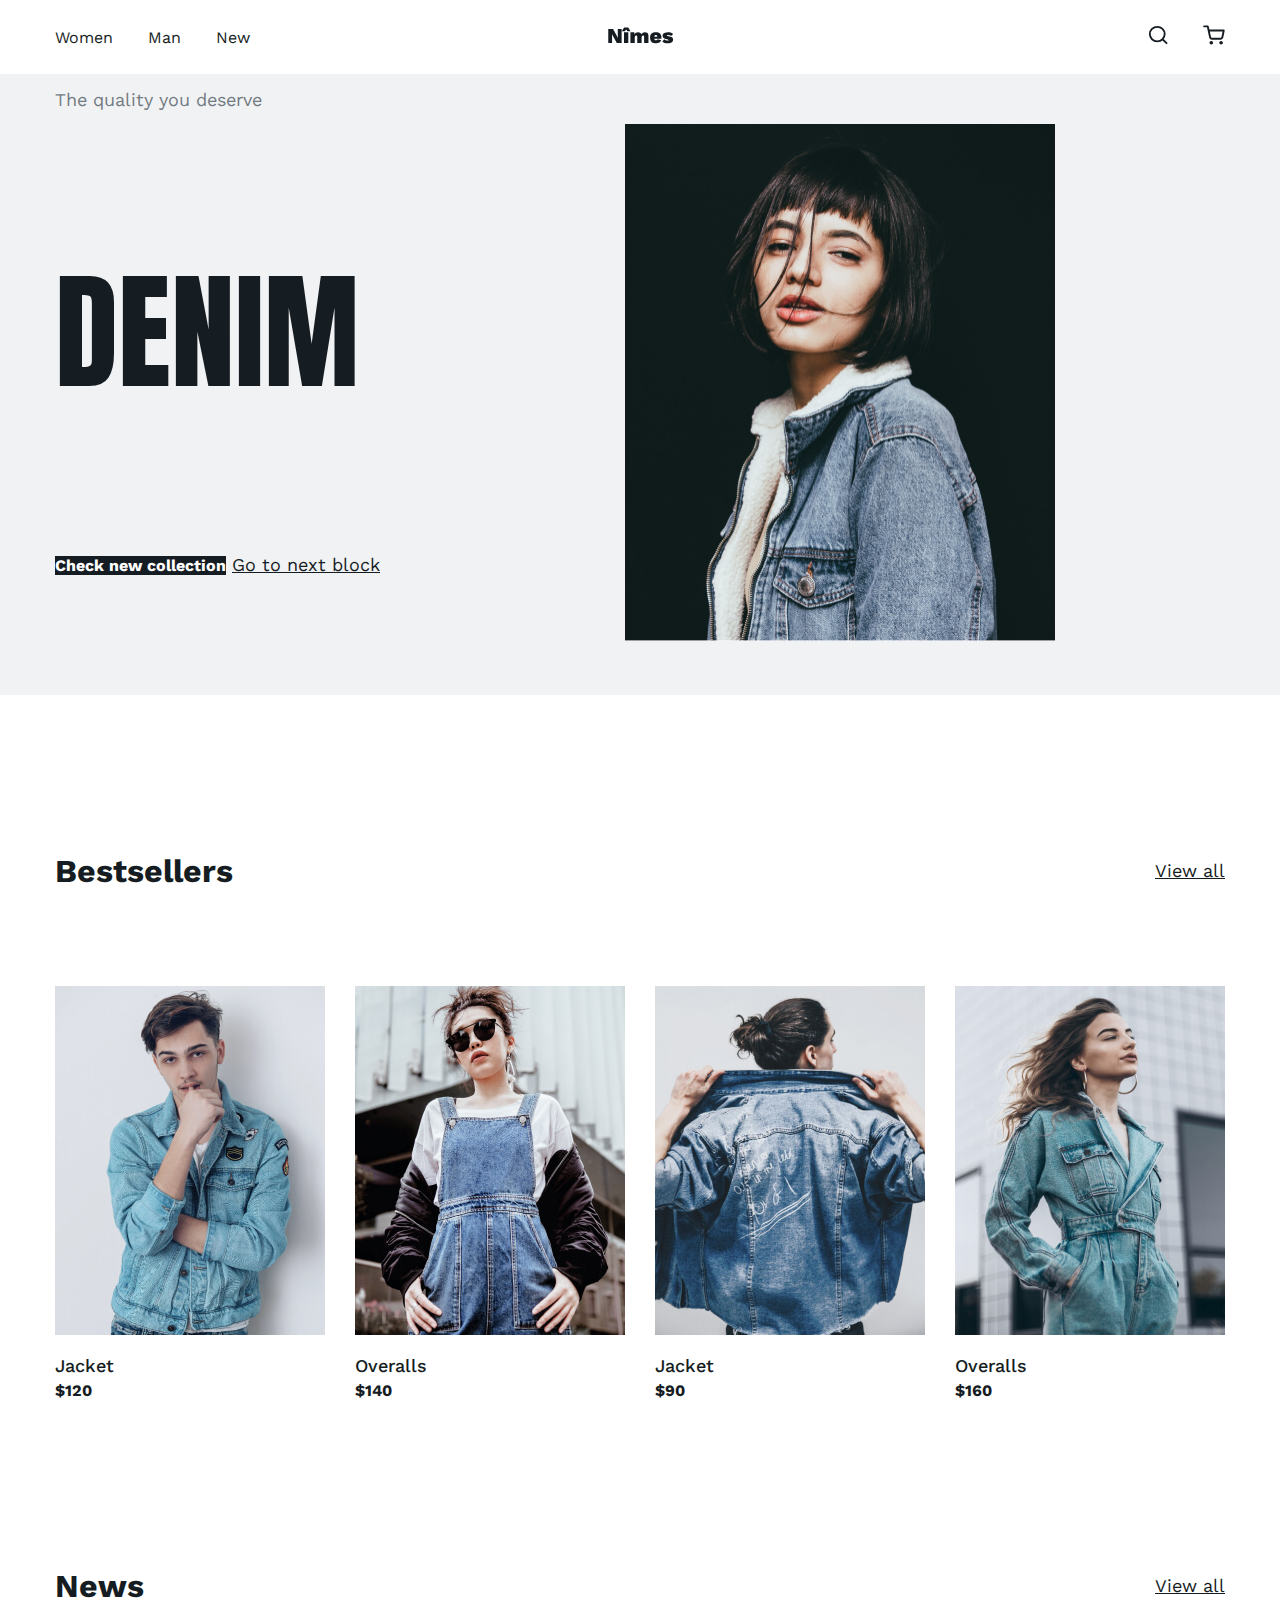
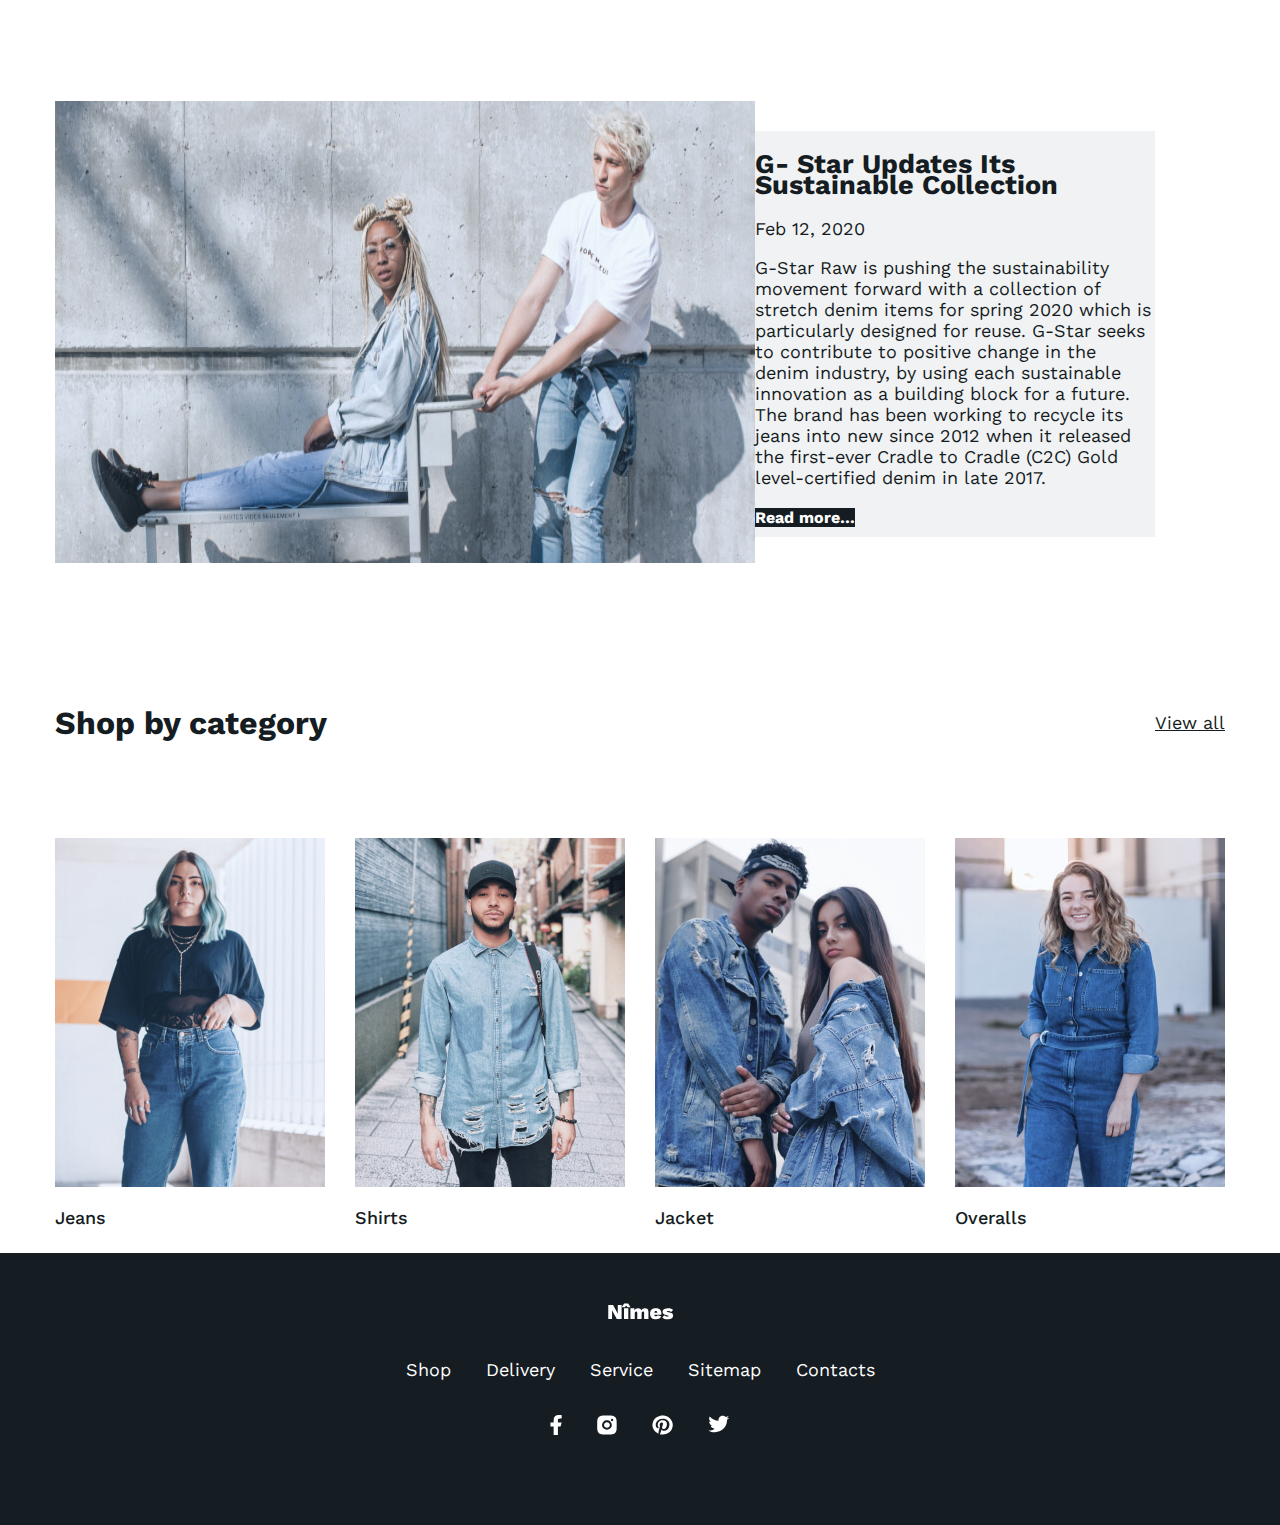
<file: index.html>
<!DOCTYPE html>
<html lang="en">
  <head>
    <meta charset="utf-8">
    <meta name="viewport" content="width=device-width, initial-scale=1">
    <link rel="preconnect" href="https://fonts.gstatic.com">
    <link href="https://fonts.googleapis.com/css2?family=Anton&family=Work+Sans:wght@400;500;700&display=swap" rel="stylesheet">
    <link href="style.css" rel="stylesheet">
    <title>«Nîmes» | Denim Clothing & Outfits</title>
  </head>
  <body>
    <header class="main-header">
        <nav class="main-header-nav container">
          <ul class="site-navigation">
            <li class="site-navigation-item">
              <a class="link-item" href="catalog.html">Women</a>
            </li>
            <li class="site-navigation-item">
              <a class="link-item" href="#">Man</a>
            </li>
            <li class="site-navigation-item">
              <a class="link-item" href="#">New</a>
            </li>
          </ul>
          <a class="main-header-logo" href="index.html">
            <img src="img/denim-logo.svg" width="75" height="17" alt="Logo">
          </a>
          <ul class="user-navigation">
            <li class="user-navigation-item">
              <a class="link-item" href="#">
                <img src="img/loupe.svg" width="20" height="20" alt="Search">
              </a>
            </li>
            <li class="user-navigation-item">
              <a class="link-item" href="#">
                <img src="img/cart.svg" width="22" height="20" alt="cart">
              </a>
            </li>
          </ul>
        </nav>
    </header>
    <main>
      <h1 class="visually-hidden">Denim Clothing & Outfits</h1>
      
      <section class="promo">
        <div class="container promo-wrapper">
          <div class="promo-text-column">
            <h2 class="promo-title">The quality you deserve</h2>
            <p class="promo-text">Denim</p>
            <a class="button" href="#">Check new collection</a>
            <a href="#">Go to next block</a>
          </div>
          <div class="promo-img-column">
            <img src="img/matheus.jpg" width="430" height="517" alt="New collection">
          </div>
        </div>
      </section>

      <section class="bestsellers container">
        <header class="section-header">
          <h2 class="section-title">Bestsellers</h2>
          <a class="show-more" href="catalog.html">View all</a>
        </header>
        <ul class="catalog-list">
          <li class="catalog-item">
            <a class="catalog-item-link" href="card.html">
              <h3>Jacket</h3>
              <img src="img/63.jpg" width="270" height="349" alt="Jacket">
              <p class="catalog-item-price">$120</p>
            </a>
          </li>
          <li class="catalog-item">
            <a class="catalog-item-link" href="card.html">
              <h3>Overalls</h3>
              <img src="img/64.jpg" width="270" height="349" alt="Overalls">
              <p class="catalog-item-price">$140</p>
            </a>
          </li>
          <li class="catalog-item">
            <a class="catalog-item-link" href="card.html">
              <h3>Jacket</h3>
              <img src="img/62.jpg" width="270" height="349" alt="Jacket">
              <p class="catalog-item-price">$90</p>
            </a>
          </li>
          <li class="catalog-item">
            <a class="catalog-item-link" href="card.html">
              <h3>Overalls</h3>
              <img src="img/65.jpg" width="270" height="349" alt="Overalls">
              <p class="catalog-item-price">$160</p>
            </a>
          </li>
        </ul>
      </section>

      <section class="news container">
        <header class="section-header">
          <h2 class="section-title">News</h2>
          <a class="show-more" href="catalog.html">View all</a>
        </header>
        <div class="news-wrapper">
          <div class="news-text-column">
            <h2 class="news-title">G- Star Updates Its Sustainable Collection</h2>
            <time class="news-time" datetime="2020-02-12 11:00">Feb 12, 2020</time>
            <p class="news-text">G-Star Raw is pushing the sustainability movement forward with a collection of stretch denim items for spring 2020 which is particularly designed for reuse. G-Star seeks to contribute to positive change in the denim industry, by using each sustainable innovation as a building block for a future. The brand has been working to recycle its jeans into new since 2012 when it released the first-ever Cradle to Cradle (C2C) Gold level-certified denim in late 2017.</p>
            <a class="button" href="#">Read more…</a>
          </div>
          <div class="news-img-column">
            <img src="img/67.jpg" width="700" height="462" alt="Collection stretch denim items for spring 2020">
          </div>
        </div>
      </section>

      <section class="categories container">
        <header class="section-header">
          <h2 class="section-title">Shop by category</h2>
          <a class="show-more" href="catalog.html">View all</a>
        </header>
        <ul class="catalog-list">
          <li class="catalog-item">
            <a class="catalog-item-link" href="#">
              <h3>Jeans</h3>
              <img src="img/5.jpg" width="270" height="349" alt="Jeans">
            </a>
          </li>
          <li class="catalog-item">
            <a class="catalog-item-link" href="#">
              <h3>Shirts</h3>
              <img src="img/52.jpg" width="270" height="349" alt="Shirts">
            </a>
          </li>
          <li class="catalog-item">
            <a class="catalog-item-link" href="#">
              <h3>Jacket</h3>
              <img src="img/53.jpg" width="270" height="349" alt="Jacket">
            </a>
          </li>
          <li class="catalog-item">
            <a class="catalog-item-link" href="#">
              <h3>Overalls</h3>
              <img src="img/54.jpg" width="270" height="349" alt="Overalls">
            </a>
          </li>
        </ul>
      </section>
    </main>
    <footer class="main-footer">
      <div class="container main-footer-wrapper">
        <a class="main-footer-logo" href="index.html">
          <img src="img/denim-logo-footer.svg" width="75" height="17" alt="Logo">
        </a>
        <ul class="footer-navigation">
          <li class="footer-navigation-item">
            <a class="footer-navigation-link" href="#">Shop</a>
          </li>
          <li class="footer-navigation-item">
            <a class="footer-navigation-link" href="#">Delivery</a>
          </li>
          <li class="footer-navigation-item">
            <a class="footer-navigation-link" href="#">Service</a>
          </li>
          <li class="footer-navigation-item">
            <a class="footer-navigation-link" href="#">Sitemap</a>
          </li>
          <li class="footer-navigation-item">
            <a class="footer-navigation-link" href="#">Contacts</a>
          </li>
        </ul>
        <ul class="social">
          <li class="social-item">
            <a href="#">
              <img src="img/facebook.svg" width="12" height="20" alt="Facebook">
            </a>
          </li>
          <li class="social-item">
            <a href="#">
              <img src="img/instagram.svg" width="20" height="20" alt="Instagram">
            </a>
          </li>
          <li class="social-item">
            <a href="#">
              <img src="img/pinterest.svg" width="21" height="21" alt="Pinterest">
            </a>
          </li>
          <li class="social-item">
            <a href="#">
              <img src="img/twitter.svg" width="22" height="18" alt="Twitter">
            </a>
          </li>
        </ul>
      </div>
    </footer>
  </body>
</html>
</file>
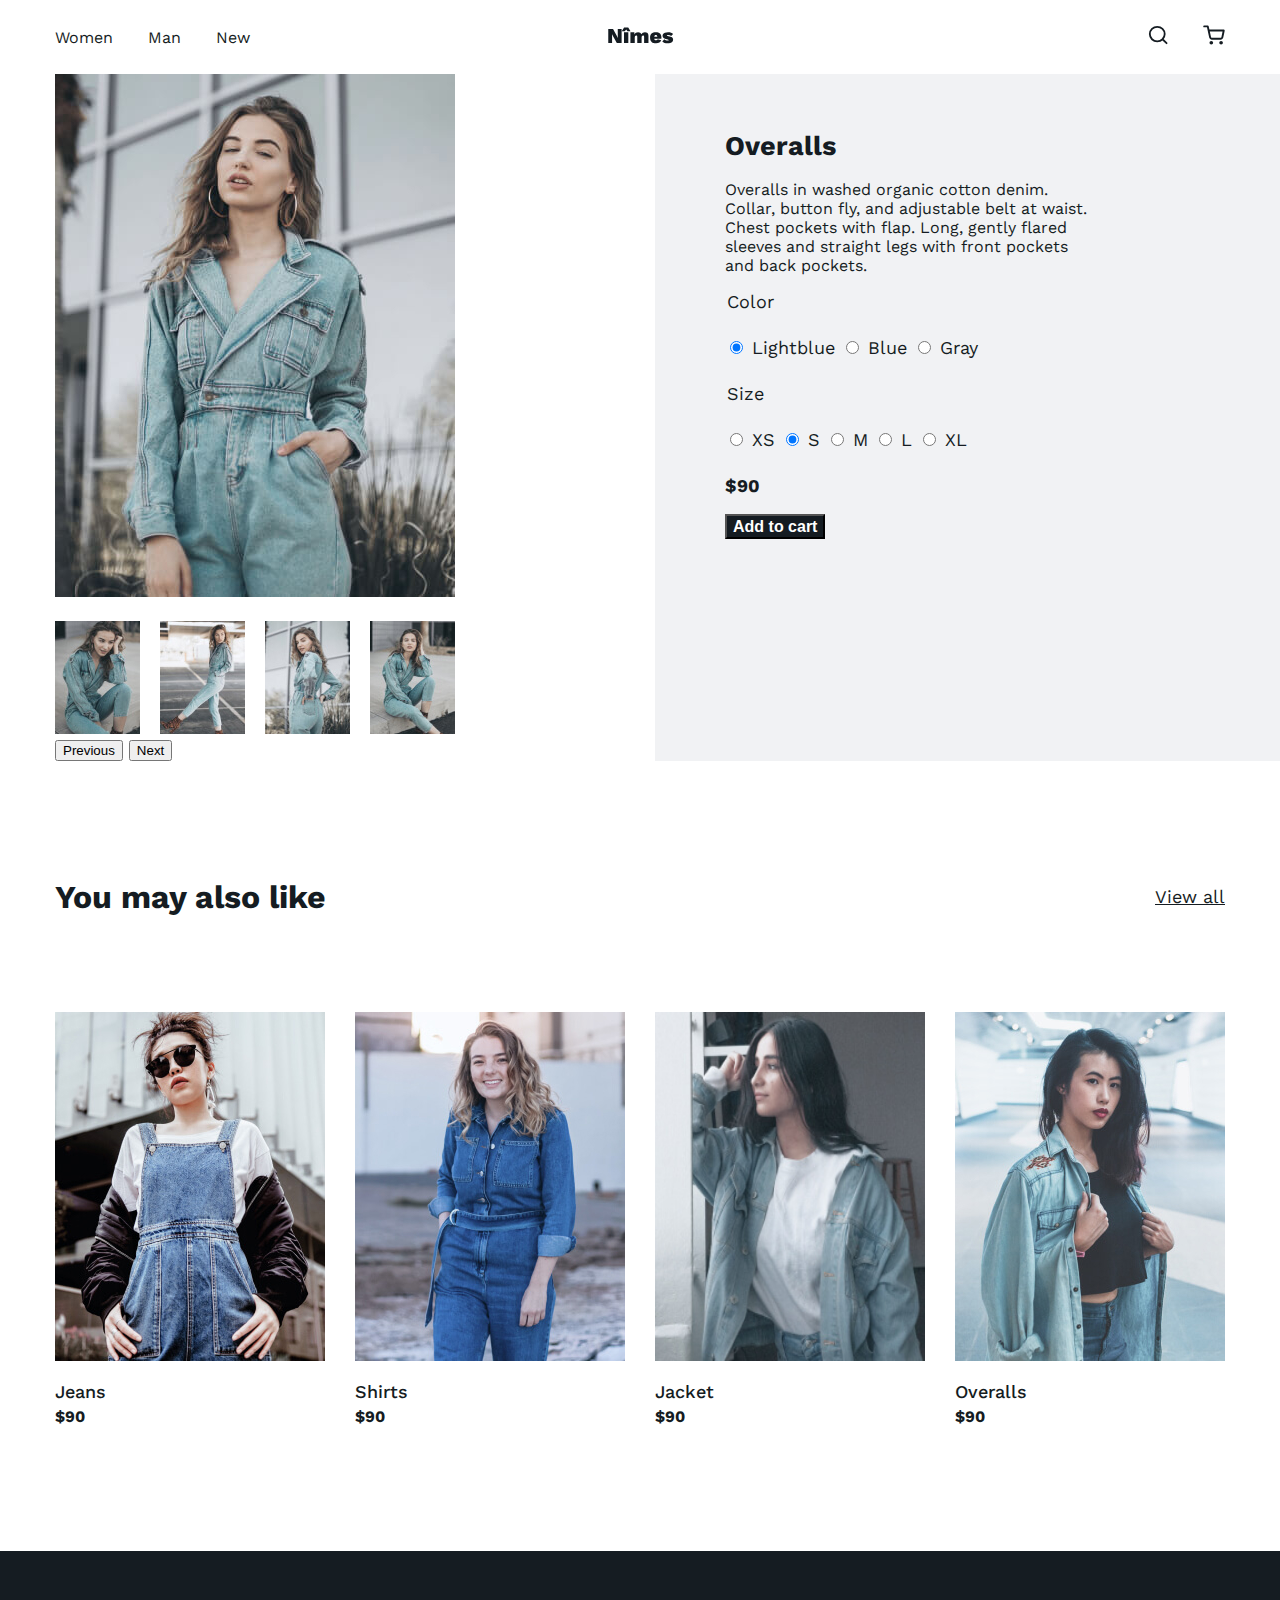
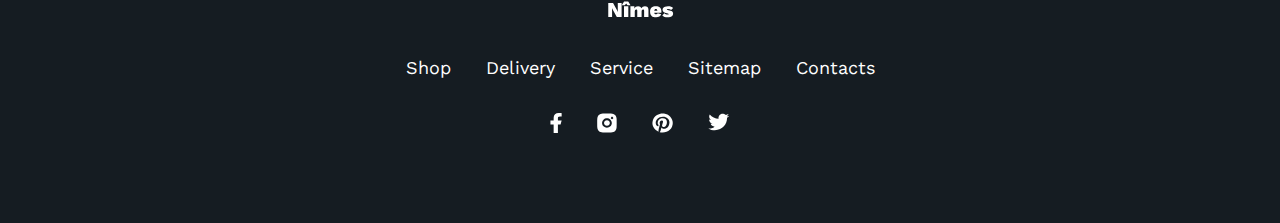
<file: card.html>
<!DOCTYPE html>
<html lang="en">
  <head>
    <meta charset="utf-8">
    <meta name="viewport" content="width=device-width, initial-scale=1">
    <link rel="preconnect" href="https://fonts.gstatic.com">
    <link href="https://fonts.googleapis.com/css2?family=Anton&family=Work+Sans:wght@400;500;700&display=swap" rel="stylesheet">
    <link href="style.css" rel="stylesheet">
    <title>Card «Overalls» | «Nîmes»</title>
  </head>

  <body>
    <header class="main-header">
        <nav class="main-header-nav container">
          <ul class="site-navigation">
            <li class="site-navigation-item">
              <a class="link-item" href="#">Women</a>
            </li>
            <li class="site-navigation-item">
              <a class="link-item" href="#">Man</a>
            </li>
            <li class="site-navigation-item">
              <a class="link-item" href="#">New</a>
            </li>
          </ul>
          <a class="main-header-logo" href="index.html">
            <img src="img/denim-logo.svg" width="75" height="17" alt="Logo">
          </a>
          <ul class="user-navigation">
            <li class="user-navigation-item">
              <a class="link-item" href="#">
                <img src="img/loupe.svg" width="20" height="20" alt="Search">
              </a>
            </li>
            <li class="user-navigation-item">
              <a class="link-item" href="#">
                <img src="img/cart.svg" width="22" height="20" alt="cart">
              </a>
            </li>
          </ul>
        </nav>
      </header>
      <main>
        <section class="card">
            <h1 class="visually-hidden">Card «Overalls»</h1>
            <div class="container card-wrapper">
                <div class="card-photos-column">
                    <img src="img/55.jpg" width="400" height="523" alt="Фото">
                    <ul class="card-photos-slider-preview">
                        <li class="card-photos-slider-preview-item">
                        <img src="img/56.jpg" width="85" height="113" alt="Фото 1">
                        </li>
                        <li class="card-photos-slider-preview-item">
                        <img src="img/57.jpg" width="85" height="113" alt="Фото 2">
                        </li>
                        <li class="card-photos-slider-preview-item">
                        <img src="img/58.jpg" width="85" height="113" alt="Фото 3">
                        </li>
                        <li class="card-photos-slider-preview-item">
                        <img src="img/59.jpg" width="85" height="113" alt="Фото 4">
                        </li>
                    </ul>
                    <button class="card-photos-slider-prev-button" type="button">
                        <span>Previous</span>
                    </button>
                    <button class="card-photos-slider-next-button" type="button">
                        <span>Next</span>
                    </button>
                </div>
                <div class="card-description-column">
                    <h2 class="card-description-header">Overalls</h2>
                    <p class="card-description-text">Overalls in washed organic cotton denim. Collar, button fly, and adjustable belt at waist. Chest pockets with flap. Long, gently flared sleeves and straight legs with front pockets and back pockets.</p>
                    <form class="card-order" method="post" action="#">
                        <fieldset class="card-order-field">
                        <legend>Color</legend>
                        <label>
                            <input type="radio" id="card-order-color-lightblue" name="card-order-color" checked>
                            <span>Lightblue</span>
                        </label>
                        <label>
                            <input type="radio" id="card-order-color-blue" name="card-order-color">
                            <span>Blue</span>
                        </label>
                        <label>
                            <input type="radio" id="card-order-color-gray" name="card-order-color">
                            <span>Gray</span>
                        </label>
                        </fieldset>
                        <fieldset class="card-order-field">
                        <legend>Size</legend>
                        <label>
                            <input type="radio" id="card-order-size-xs" name="card-order-size">
                            <span>XS</span>
                        </label>
                        <label>
                            <input type="radio" id="card-order-size-s" name="card-order-size" checked>
                            <span>S</span>
                        </label>
                        <label>
                            <input type="radio" id="card-order-size-m" name="card-order-size">
                            <span>M</span>
                        </label>
                        <label>
                            <input type="radio" id="card-order-size-l" name="card-order-size">
                            <span>L</span>
                        </label>
                        <label>
                            <input type="radio" id="card-order-size-xl" name="card-order-size">
                            <span>XL</span>
                        </label>
                        </fieldset>
                        <p class="card-description-price">$90</p>
                        <button class="button" type="submit">Add to cart</button>
                    </form>
                </div>
            </div>
        </section>
        <section class="similar container">
            <header class="section-header">
                <h2 class="section-title">You may also like</h2>
                 <a class="show-more" href="#">View all</a>
            </header>
            <ul class="catalog-list">
                <li class="catalog-item">
                <a class="catalog-item-link" href="#">
                     <h3>Jeans</h3>
                     <img src="img/66.jpg" width="270" height="349" alt="Jeans">
                     <p class="catalog-item-price">$90</p>
                </a>
                </li>
                 <li class="catalog-item">
                    <a class="catalog-item-link" href="#">
                        <h3>Shirts</h3>
                        <img src="img/60.jpg" width="270" height="349" alt="Shirts">
                        <p class="catalog-item-price">$90</p>
                    </a>
                 </li>
                <li class="catalog-item">
                <a class="catalog-item-link" href="#">
                     <h3>Jacket</h3>
                     <img src="img/2.jpg" width="270" height="349" alt="Jacket">
                    <p class="catalog-item-price">$90</p>
                </a>
                 </li>
                 <li class="catalog-item">
                 <a class="catalog-item-link" href="#">
                    <h3>Overalls</h3>
                     <img src="img/41.jpg" width="270" height="349" alt="Overalls">
                     <p class="catalog-item-price">$90</p>
                 </a>
                </li>
             </ul>
        </section>
      </main>
      <footer class="main-footer">
        <div class="main-footer-wrapper container">
          <a class="main-footer-logo" href="index.html">
            <img src="img/denim-logo-footer.svg" width="75" height="17" alt="Logo">
          </a>
          <ul class="footer-navigation">
            <li class="footer-navigation-item">
              <a class="footer-navigation-link" href="#">Shop</a>
            </li>
            <li class="footer-navigation-item">
              <a class="footer-navigation-link" href="#">Delivery</a>
            </li>
            <li class="footer-navigation-item">
              <a class="footer-navigation-link" href="#">Service</a>
            </li>
            <li class="footer-navigation-item">
              <a class="footer-navigation-link" href="#">Sitemap</a>
            </li>
            <li class="footer-navigation-item">
              <a class="footer-navigation-link" href="#">Contacts</a>
            </li>
          </ul>
          <ul class="social">
            <li class="social-item">
              <a href="#">
                <img src="img/facebook.svg" width="12" height="20" alt="Facebook">
              </a>
            </li>
            <li class="social-item">
              <a href="#">
                <img src="img/instagram.svg" width="20" height="20" alt="Instagram">
              </a>
            </li>
            <li class="social-item">
              <a href="#">
                <img src="img/pinterest.svg" width="21" height="21" alt="Pinterest">
              </a>
            </li>
            <li class="social-item">
              <a href="#">
                <img src="img/twitter.svg" width="22" height="18" alt="Twitter">
              </a>
            </li>
          </ul>
        </div>
      </footer>


  </body>
</html>
</file>
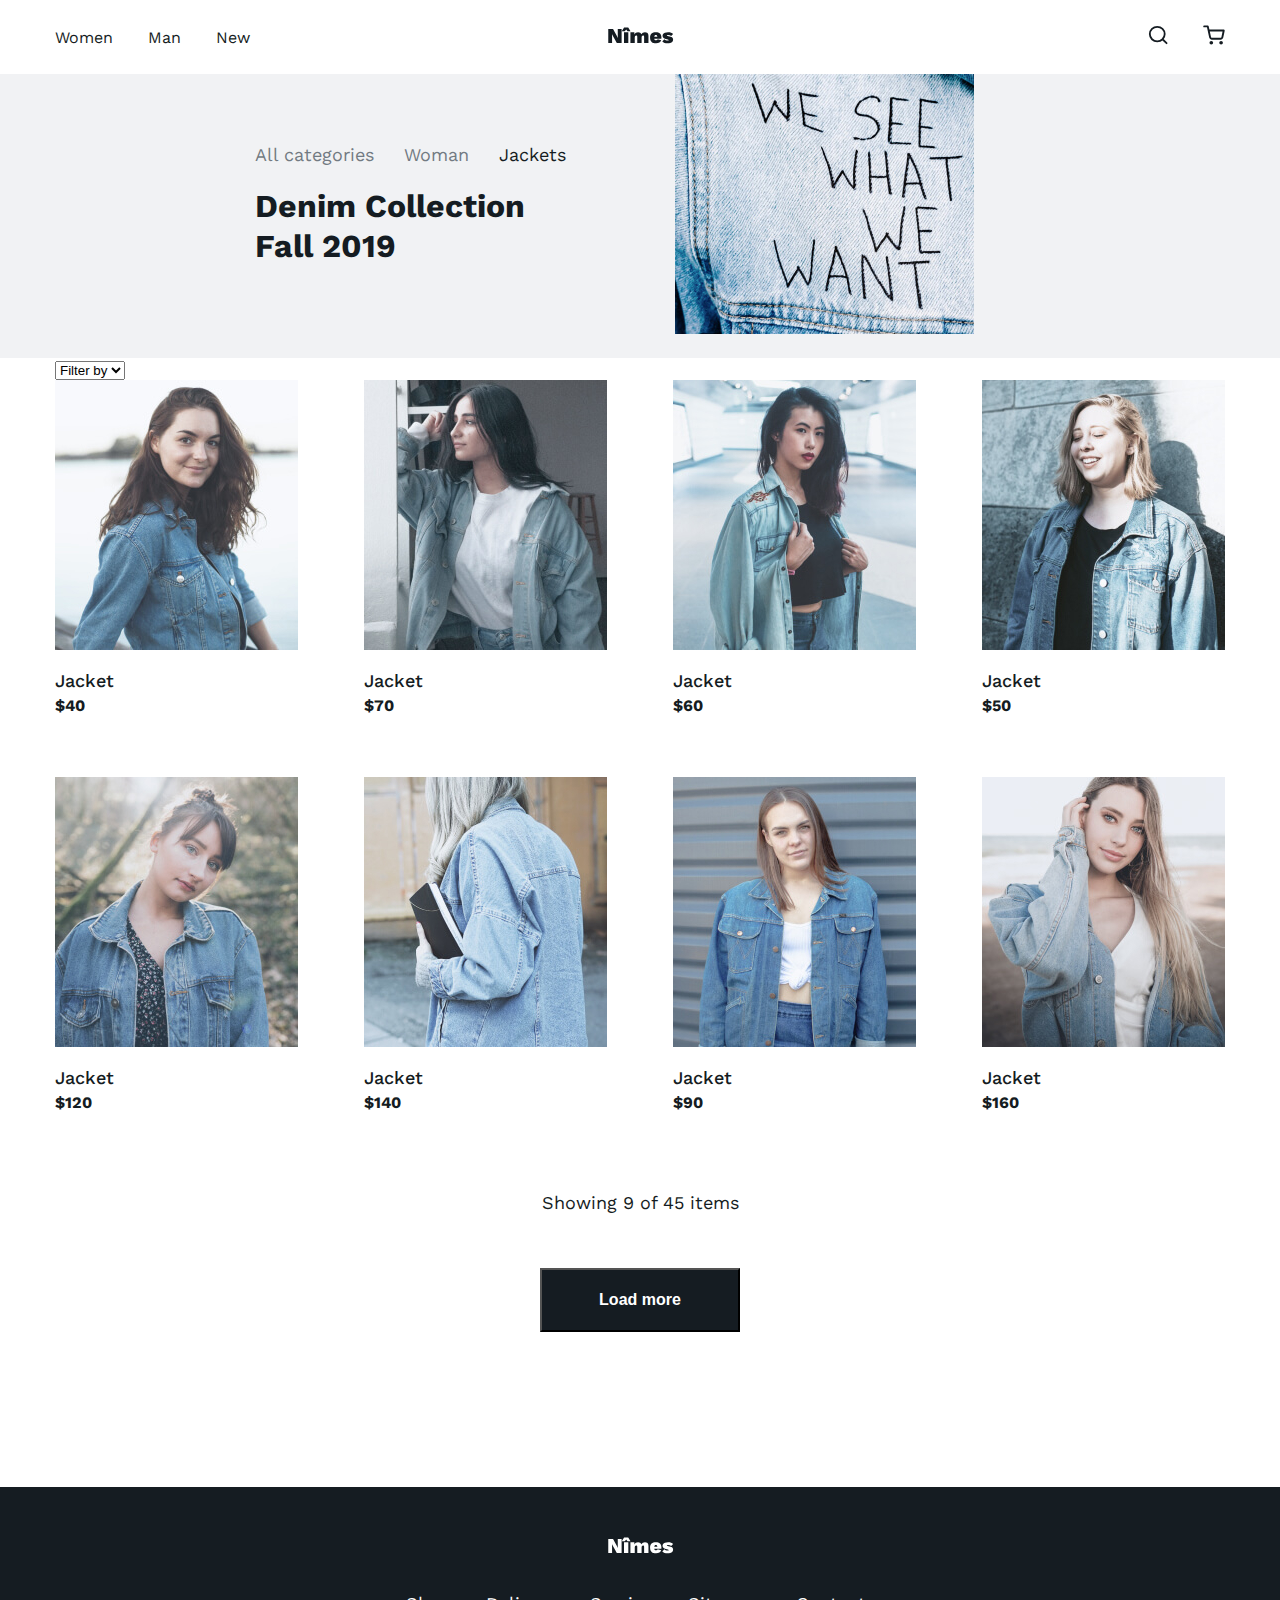
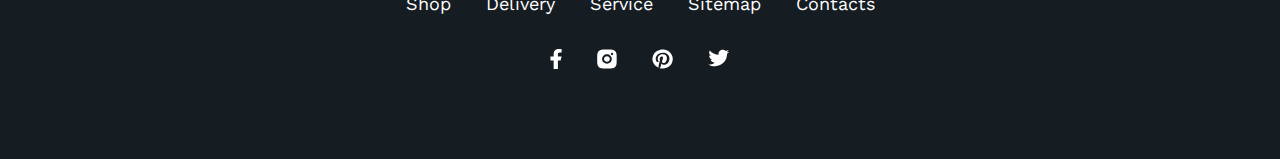
<file: catalog.html>
<!DOCTYPE html>
<html lang="en">
  <head>
    <meta charset="utf-8">
    <meta name="viewport" content="width=device-width, initial-scale=1">
    <link rel="preconnect" href="https://fonts.gstatic.com">
    <link href="https://fonts.googleapis.com/css2?family=Anton&family=Work+Sans:wght@400;500;700&display=swap" rel="stylesheet">
    <link href="style.css" rel="stylesheet">
    <title>Catalog | «Nîmes»</title>
  </head>
  <body>
    <header class="main-header">
        <nav class="main-header-nav container">
          <ul class="site-navigation">
            <li class="site-navigation-item">
              <a class="link-item" href="#">Women</a>
            </li>
            <li class="site-navigation-item">
              <a class="link-item" href="#">Man</a>
            </li>
            <li class="site-navigation-item">
              <a class="link-item" href="#">New</a>
            </li>
          </ul>
          <a class="main-header-logo" href="index.html">
            <img src="img/denim-logo.svg" width="75" height="17" alt="Logo">
          </a>
          <ul class="user-navigation">
            <li class="user-navigation-item">
              <a class="link-item" href="#">
                <img src="img/loupe.svg" width="20" height="20" alt="Search">
              </a>
            </li>
            <li class="user-navigation-item">
              <a class="link-item" href="#">
                <img src="img/cart.svg" width="22" height="20" alt="cart">
              </a>
            </li>
          </ul>
        </nav>
      </header>
      <main>
        <div class="catalog-header">
          <div class="catalog-header-wrapper container">
            <div class="catalog-header-text-column">
              <ul class="breadcrumbs">
                <li class="breadcrumbs-item">
                  <a class="breadcrumbs-link" href="index.html">All categories</a>
                </li>
                <li class="breadcrumbs-item">
                  <a class="breadcrumbs-link" href="catalog.html">Woman</a>
                </li>
                <li class="breadcrumbs-item breadcrumbs-current">
                  <a class="breadcrumbs-link" href="catalog.html">Jackets</a>
                </li>
              </ul>
              <h1 class="catalog-title">Denim Collection Fall 2019</h1>
            </div>
            <div class="catalog-header-img-column">
              <img src="img/61.jpg" width="299" height="260" alt="lettering on jeans We see what we want">
            </div>
          </div>
        </div>
        
        <section class="catalog container">
          <h2 class="visually-hidden">Jackets</h2>
          <select class="catalog-filters">
            <option>Filter by</option>
          </select>
          <ul class="catalog-list catalog-list-compact">
            <li class="catalog-item">
              <a class="catalog-item-link" href="card.html">
                <h3>Jacket</h3>
                <img src="img/9.jpg" width="243" height="270" alt="Jacket">
                <p class="catalog-item-price">$40</p>
              </a>
            </li>
            <li class="catalog-item">
              <a class="catalog-item-link" href="card.html">
                <h3>Jacket</h3>
                <img src="img/2.jpg" width="243" height="270" alt="Jacket">
                <p class="catalog-item-price">$70</p>
              </a>
            </li>
            <li class="catalog-item">
              <a class="catalog-item-link" href="card.html">
                <h3>Jacket</h3>
                <img src="img/4.jpg" width="243" height="270" alt="Jacket">
                <p class="catalog-item-price">$60</p>
              </a>
            </li>
            <li class="catalog-item">
              <a class="catalog-item-link" href="card.html">
                <h3>Jacket</h3>
                <img src="img/11.jpg" width="243" height="270" alt="Jacket">
                <p class="catalog-item-price">$50</p>
              </a>
            </li>
            <li class="catalog-item">
              <a class="catalog-item-link" href="card.html">
                <h3>Jacket</h3>
                <img src="img/15.jpg" width="243" height="270" alt="Jacket">
                <p class="catalog-item-price">$120</p>
              </a>
            </li>
            <li class="catalog-item">
              <a class="catalog-item-link" href="card.html">
                <h3>Jacket</h3>
                <img src="img/1.jpg" width="243" height="270" alt="Jacket">
                <p class="catalog-item-price">$140</p>
              </a>
            </li>
            <li class="catalog-item">
              <a class="catalog-item-link" href="card.html">
                <h3>Jacket</h3>
                <img src="img/3.jpg" width="243" height="270" alt="Jacket">
                <p class="catalog-item-price">$90</p>
              </a>
            </li>
            <li class="catalog-item">
              <a class="catalog-item-link" href="card.html">
                <h3>Jacket</h3>
                <img src="img/13.jpg" width="243" height="270" alt="Jacket">
                <p class="catalog-item-price">$160</p>
              </a>
            </li>
          </ul>
          <div class="catalog-slider">
            <p class="catalog-slider-caption">Showing <span>9</span> of <span>45</span> items</p>
            <button class="catalog-slider-button button" type="button">Load more</button>
          </div>
        </section>
      </main>
      <footer class="main-footer">
        <div class="main-footer-wrapper container">
          <a class="main-footer-logo" href="index.html">
            <img src="img/denim-logo-footer.svg" width="75" height="17" alt="Logo">
          </a>
          <ul class="footer-navigation">
            <li class="footer-navigation-item">
              <a class="footer-navigation-link" href="#">Shop</a>
            </li>
            <li class="footer-navigation-item">
              <a class="footer-navigation-link" href="#">Delivery</a>
            </li>
            <li class="footer-navigation-item">
              <a class="footer-navigation-link" href="#">Service</a>
            </li>
            <li class="footer-navigation-item">
              <a class="footer-navigation-link" href="#">Sitemap</a>
            </li>
            <li class="footer-navigation-item">
              <a class="footer-navigation-link" href="#">Contacts</a>
            </li>
          </ul>
          <ul class="social">
            <li class="social-item">
              <a href="#">
                <img src="img/facebook.svg" width="12" height="20" alt="Facebook">
              </a>
            </li>
            <li class="social-item">
              <a href="#">
                <img src="img/instagram.svg" width="20" height="20" alt="Instagram">
              </a>
            </li>
            <li class="social-item">
              <a href="#">
                <img src="img/pinterest.svg" width="21" height="21" alt="Pinterest">
              </a>
            </li>
            <li class="social-item">
              <a href="#">
                <img src="img/twitter.svg" width="22" height="18" alt="Twitter">
              </a>
            </li>
          </ul>
        </div>
      </footer>
  </body>
</html>
</file>
<file: style.css>
body {
    margin: 0;
    min-width: 1200px;
    font-family: "Work Sans", "Arial", sans-serif;
    font-weight: normal;
    font-size: 18px;
    line-height: 21px;
    color: #151c22;
  }

  .container {
    width: 1170px;
    margin: 0 auto;
    padding-left: 15px;
    padding-right: 15px;
  }

  .visually-hidden {
    position: absolute;
    clip: rect(1px, 1px, 1px, 1px);
    padding: 0;
    border: 0;
    height: 1px;
    width: 1px;
    overflow: hidden;
  }

  a {
    color: inherit;
  }

  .main-header-nav {
    display: flex;
    align-items: center;
  }
  
  .site-navigation {
    list-style: none;
    padding: 0;
    margin: 0;
    display: flex;
    justify-content: flex-start;
    align-items: flex-start;
    flex-wrap: wrap;
    width: 400px;
    font-size: 16px;
    line-height: 19px;
  }

  .site-navigation-item {
    padding: 25px 0;
    margin-right: 35px;
  }
  
  /* чтобы убрать подчеркинвание у ссылки */
  .link-item {
    text-decoration: none;
  }

  /* центрирование логотипа */
  .main-header-logo {
    margin: 0 auto;
  } 
  
  .user-navigation {
    list-style: none;
    padding: 0;
    margin: 0;
    display: flex;
    justify-content: flex-end;
    align-items: flex-start;
    flex-wrap: wrap;
    width: 400px;
  }

  .user-navigation-item {
    padding: 25px 0;
    margin-left: 35px;
  }

  .similar {
    padding-top: 90px;
    padding-bottom: 90px;
  }

  .promo {
    background-color: #f1f2f4;
  }

  .promo-wrapper {
    display: flex;
  }
  
  .promo-text-column {
    width: 520px;
  }
  
  .promo-img-column {
    width: 430px;
    padding: 50px 50px;
  }

  .promo-text {
    font-family: "Anton", "Arial", sans-serif;
    font-weight: normal;
    font-size: 128px;
    line-height: 188px;
    text-transform: uppercase;
  }
  
  .promo-title {
    font-weight: normal;
    font-size: 18px;
    line-height: 21px;
    color: #727a82;
  }
  
  .button {
    text-decoration: none;
    font-weight: bold;
    font-size: 16px;
    line-height: 19px;
    color: #ffffff;
    background-color: #151c22;
  }

  .bestsellers {
    padding-top: 130px;
    padding-bottom: 105px;
  }
  
  .section-header {
    display: flex;
    justify-content: space-between;
    align-items: center;
    margin-bottom: 70px;
  }

  .section-title {
    font-weight: bold;
    font-size: 32px;
    line-height: 38px;
  }

  .catalog-list {
    list-style: none;
    padding: 0;
    margin: 0;
    display: flex;
    flex-wrap: wrap;
    /* чтоыбы в ряд влезло 4 карточки, а не три */
    margin-right: -30px;
  }
  
  .catalog-item {
    width: 270px;
    margin-bottom: 25px;
    margin-right: 30px;
  }
  
  .catalog-item-link {
    display: flex;
    flex-direction: column;
    font-size: 18px;
    line-height: 21px;
    text-decoration: none;
  }

  .catalog-item-link img {
    order: -1;
  }
  
  .catalog-list-compact {
    margin-right: -66px;
  }
  
  .catalog-list-compact .catalog-item {
    width: 243px;
    margin-bottom: 52px;
    margin-right: 66px;
  }

  .catalog-item h3 {
    margin-top: 20px;
    margin-bottom: 0;
    font-size: 18px;
    line-height: 21px;
    font-weight: 500;
  }
  
  .catalog-item-price {
    margin-top: 5px;
    margin-bottom: 10px;
    font-weight: bold;
    font-size: 16px;
    line-height: 19px;
  }

  .news {
    padding-bottom: 110px;
  }
  
  .news-wrapper {
    display: flex;
    flex-direction: row-reverse;
    justify-content: flex-end;
  }
  
  .news-text-column {
    width: 400px;
    margin-top: 30px;
    margin-bottom: 30px;
    background-color: #f1f2f4;
  }
  
  .news-img-column {
    width: 700px;
  }

  .catalog-header {
    background-color: #f1f2f4;
  }

  .catalog-header-wrapper {
    display: flex;
    align-items: flex-start;
  }
  
  .catalog-header-text-column {
    width: 370px;
    padding: 70px 0 70px 200px;
  }
  
  .catalog-header-img-column {
    width: 400px;
    padding: 0 50px 0 50px;
  }
  
  .catalog-header-img-column img {
    /* к флексу тоже можно применять? */
    vertical-align: middle;
  }
  
  .catalog-title {
    width: 272px;
    font-weight: bold;
    font-size: 32px;
    line-height: 40px;
    color: #151c22;
  }

  .breadcrumbs {
    list-style: none;
    padding: 0;
    margin: 0;
    display: flex;
    flex-wrap: wrap;
  }

  .breadcrumbs-item {
    color: #727a82;
    margin-right: 30px;
  }

  .breadcrumbs-current {
    color: inherit;
  }
  
  .breadcrumbs-link {
    /* Зачем здесь инхерит? */
    color: inherit;
    text-decoration: none;
  }

  .catalog-slider {
    display: flex;
    flex-direction: column;
    align-items: center;
    padding-bottom: 155px;
  }

  .catalog-slider-caption {
    margin-bottom: 55px;
  }

  .catalog-slider-button {
    width: 200px;
    height: 64px;
  }

  .card {
    background-image: linear-gradient(to right, #ffffff 50%, #f1f2f4 50%);
  }

  .card-wrapper {
    display: flex;
    justify-content: flex-start;
  }

  .card-photos-column {
    width: 600px;
    background-color: #ffffff;
  }

  .card-photos-slider-preview {
    list-style: none;
    padding: 0;
    margin: 0;
    display: flex;
    justify-content: flex-start;
    margin-right: -20px;
  }
  
  .card-photos-slider-preview-item {
    margin-right: 20px;
    margin-top: 20px;
  }

  .card-description-column {
    width: 370px;
    padding: 40px 0 0 70px;
    color: #151c22;
  }
  
  .card-description-text {
    font-weight: normal;
    font-size: 16px;
    line-height: 19px;
  }
  
  .card-description-price {
    font-weight: bold;
    font-size: 18px;
    line-height: 21px;
  }

  .card-order-field {
    margin: 0 0 25px 0;
    padding: 0;
    border: none;
  }
  
  .card-order-field legend {
    margin-bottom: 25px;
  }

  .main-footer {
    padding-top: 50px;
    padding-bottom: 50px;
    background-color: #151c22;
  }

  .main-footer-wrapper {
    display: flex;
    flex-direction: column;
    justify-content: center;
  }

  .main-footer-logo {
    margin: 0 auto 35px;
  }

  .footer-navigation {
    list-style: none;
    padding: 0;
    margin: 0 auto;
    display: flex;
    justify-content: center;
    width: 525px;
    flex-wrap: wrap;
  }

  .footer-navigation-item {
    margin-right: 35px;
    margin-bottom: 35px;
  }
  
  .footer-navigation-item:last-child {
    margin-right: 0;
  }
  
  .footer-navigation-link {
    font-size: 18px;
    line-height: 21px;
    color: #ffffff;
    text-decoration: none;
  }

  .social {
    list-style: none;
    padding: 0;
    margin: 0 auto;
    display: flex;
    flex-wrap: wrap;
    justify-content: center;
    width: 240px;
  }
  
  .social-item {
    margin-right: 35px;
    margin-bottom: 35px;
  }
  
  .social-item:last-child {
    margin-right: 0;
  }
</file>
